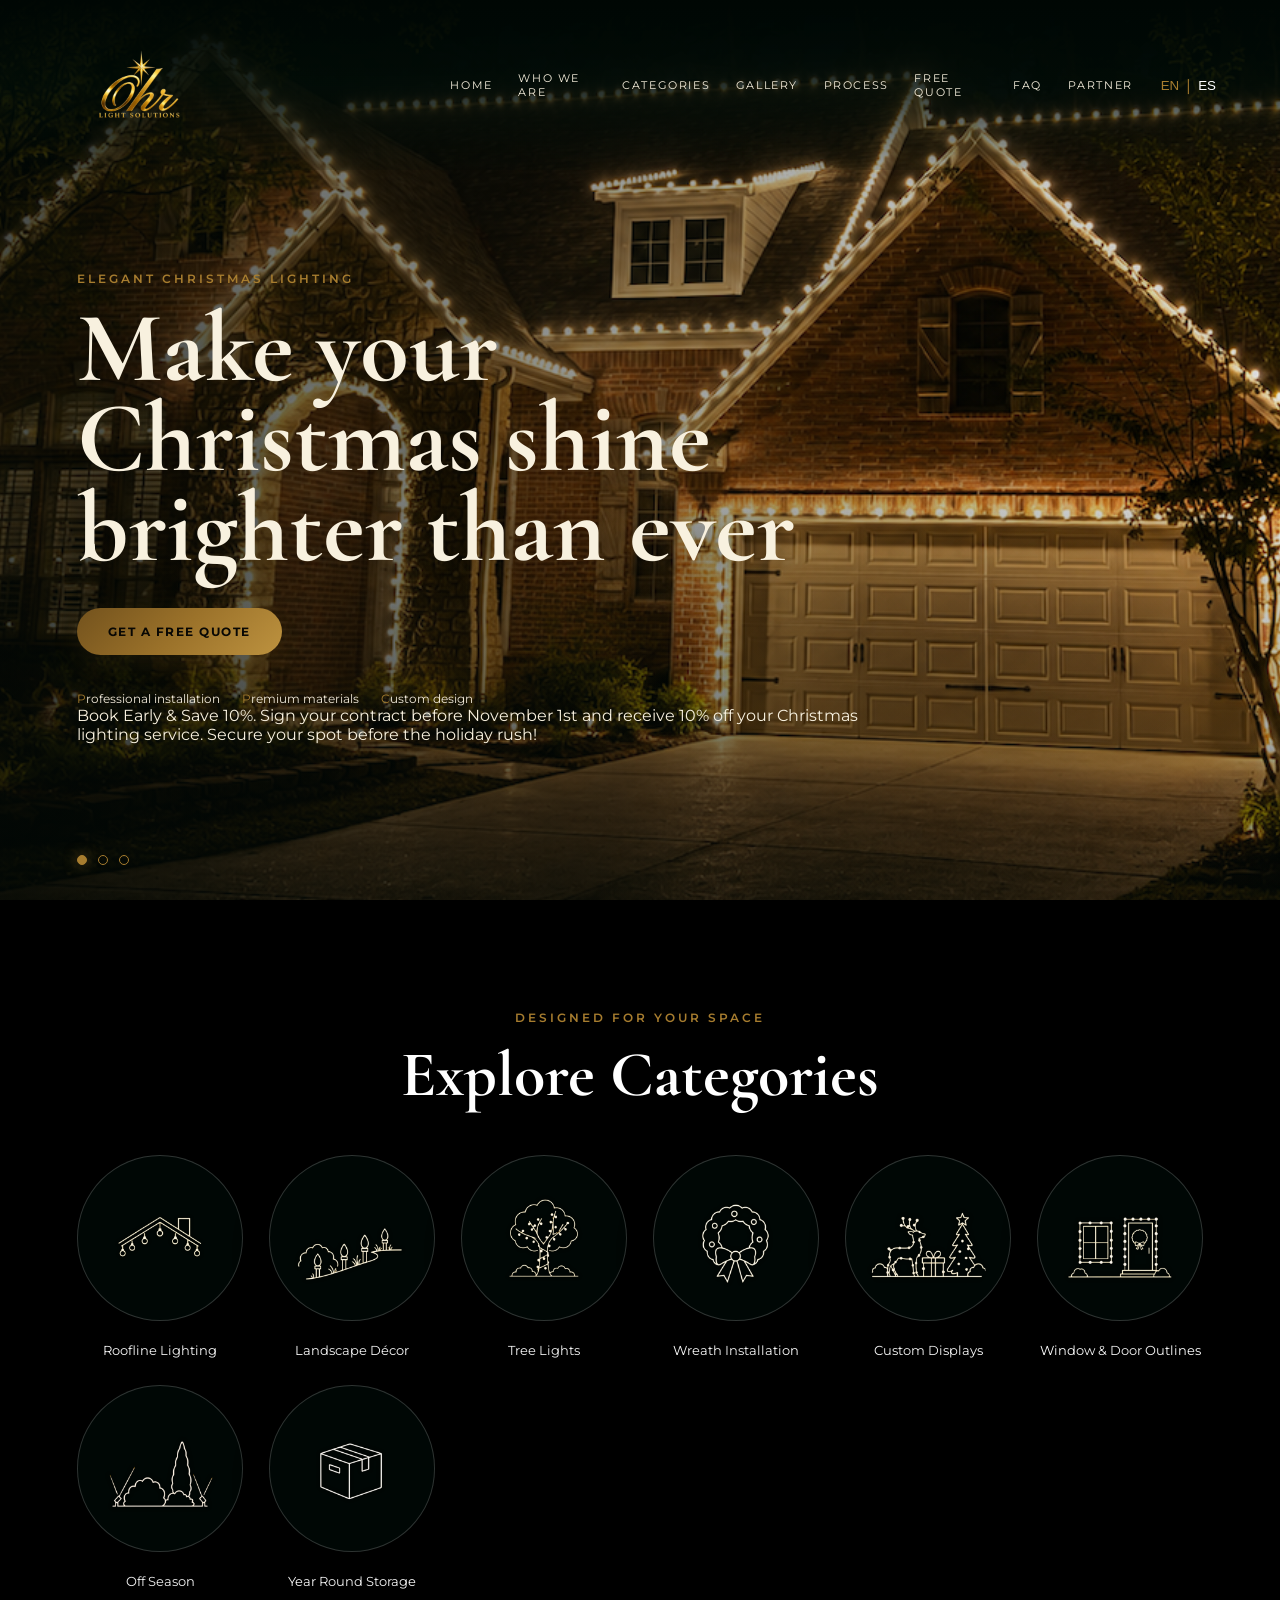
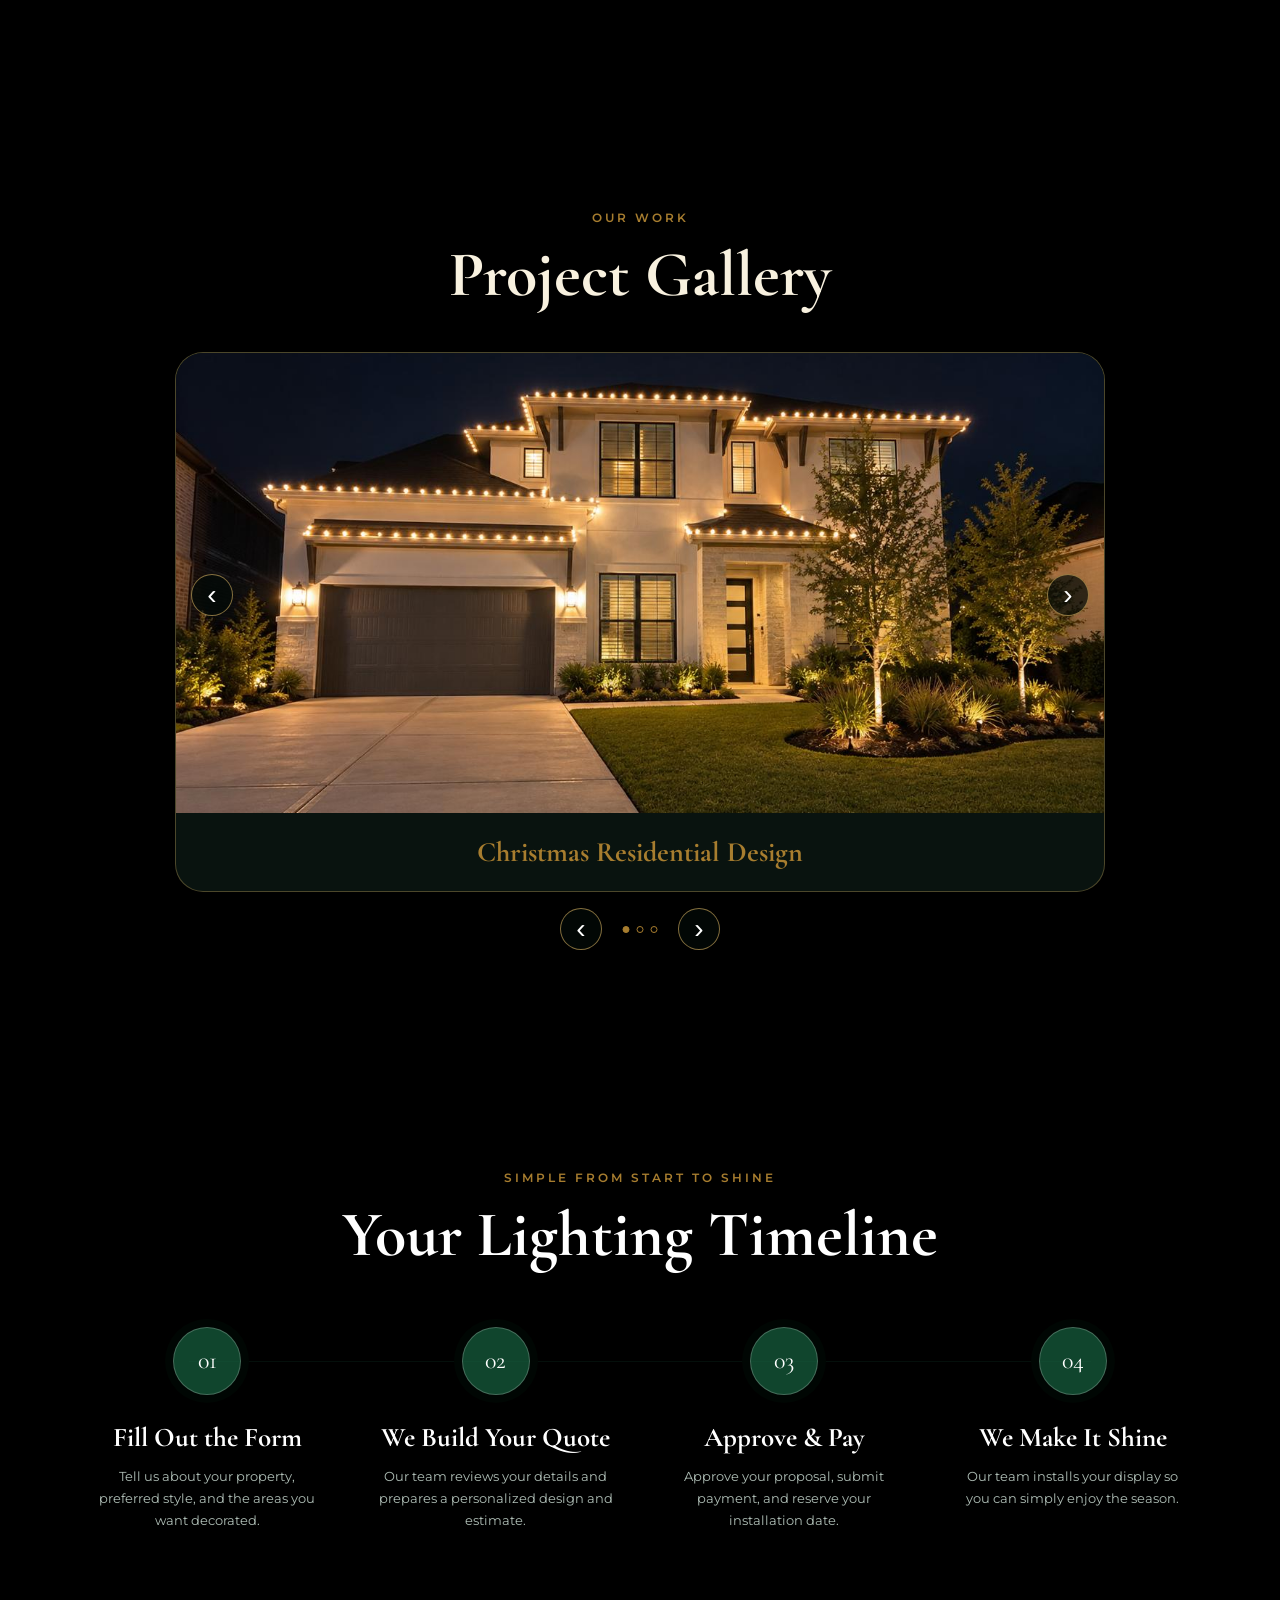
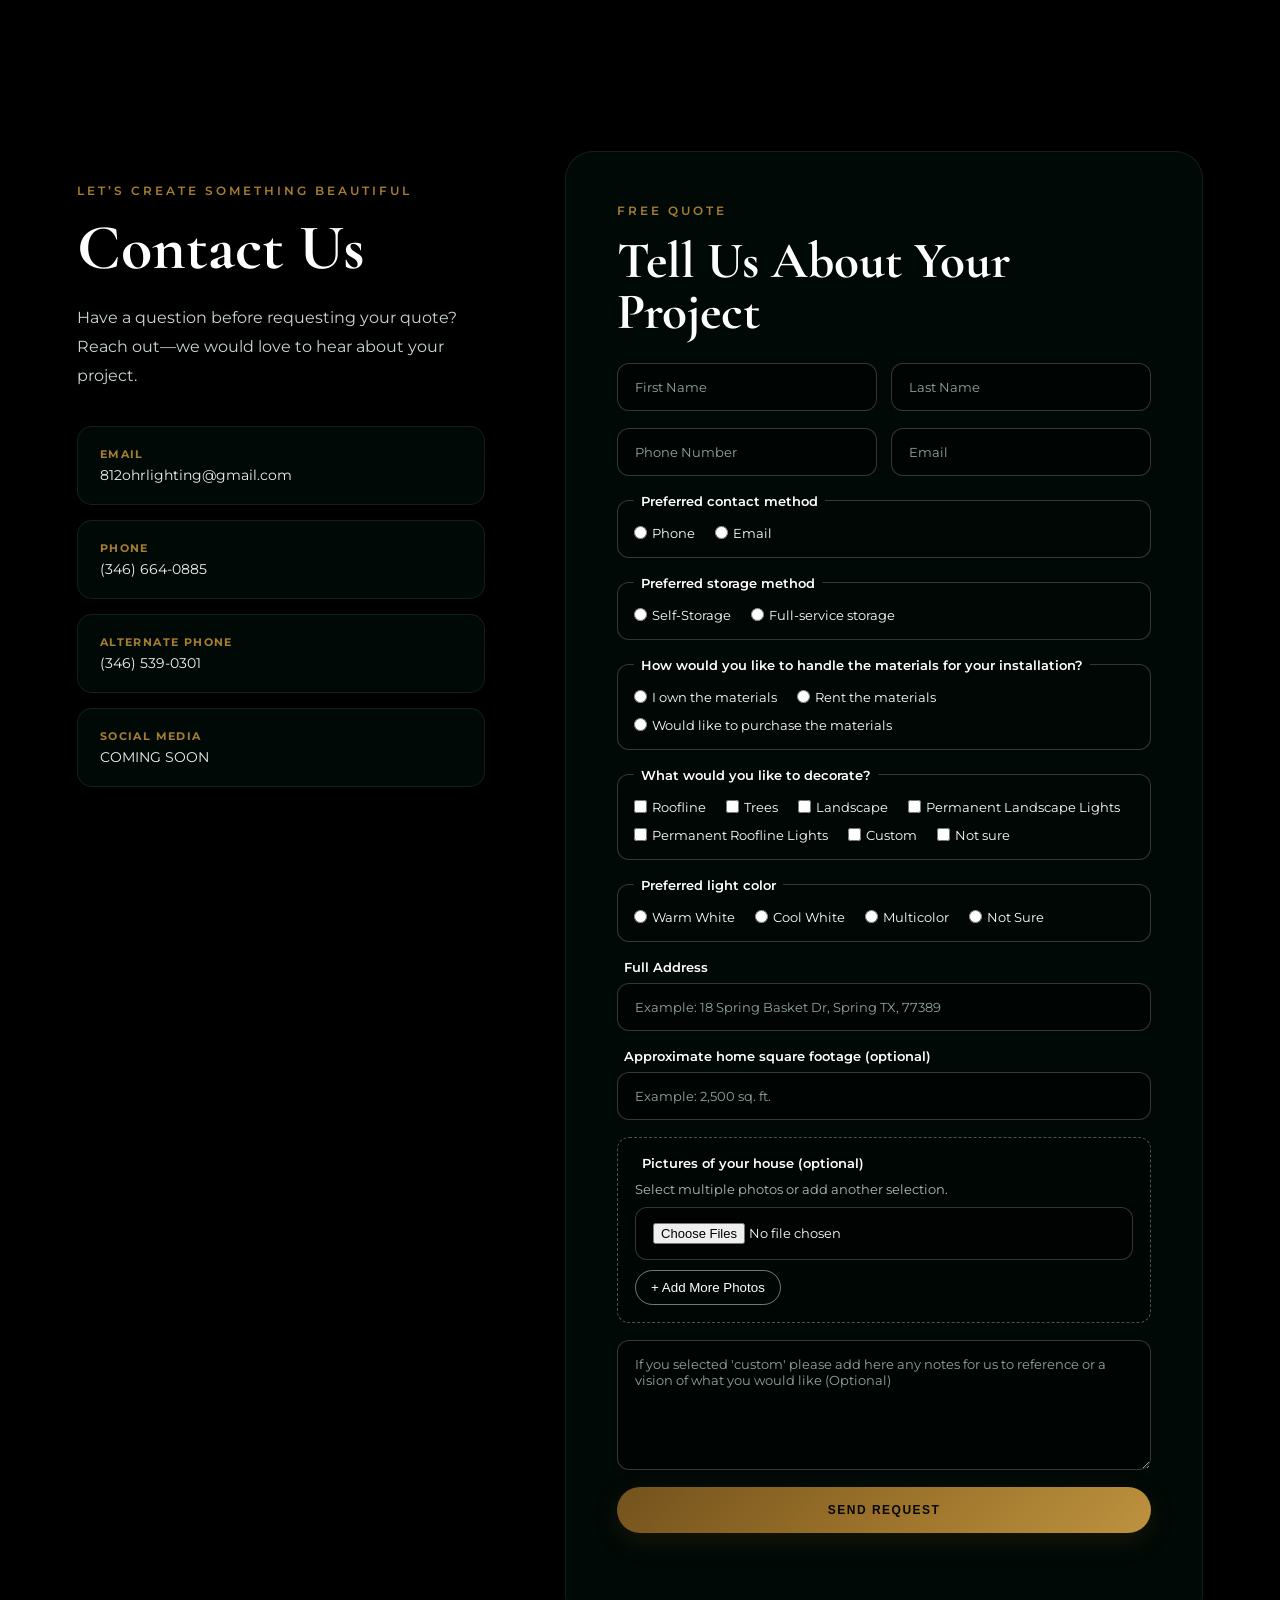
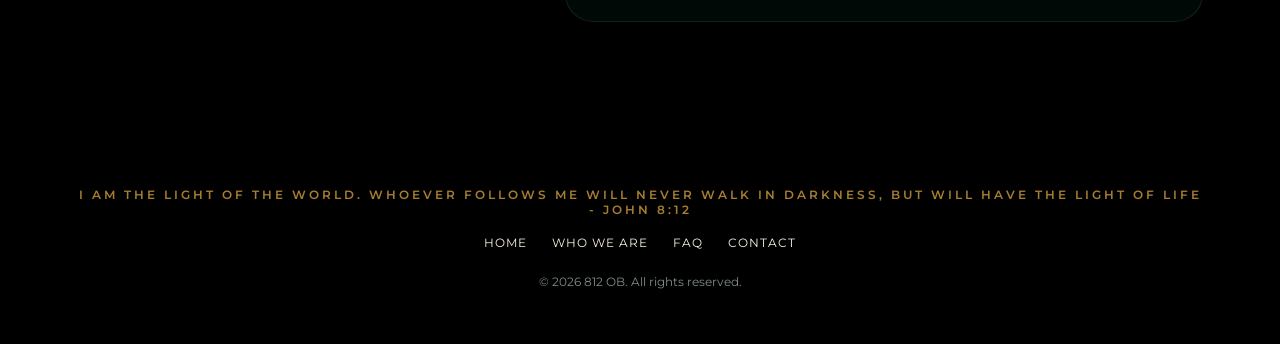
<file: index.html>
<!doctype html>
<html lang="en">
<head>
  <meta charset="UTF-8">
  <meta name="viewport" content="width=device-width,initial-scale=1">
  <title>812 OB Christmas Lights</title>
  <link rel="stylesheet" href="style.css">
</head>
<body>
  <header class="navbar">
    <a class="brand" href="index.html" aria-label="812 OB Home"><img src="logo12.png" alt="812 OB"></a>
    <button class="menu-toggle" type="button" aria-label="Open menu" aria-expanded="false">☰</button>
    <nav>
      <a href="index.html" data-en="Home" data-es="Inicio">Home</a>
      <a href="who-we-are.html" data-en="Who We Are" data-es="Quiénes Somos">Who We Are</a>
      <a href="#collection" data-en="Categories" data-es="Categorías">Categories</a>
      <a href="#products" data-en="Gallery" data-es="Galería">Gallery</a>
      <a href="#process" data-en="Process" data-es="Proceso">Process</a>
      <a href="#contact" data-en="Free Quote" data-es="Cotización Gratis">Free Quote</a>
      <a href="faq.html" data-en="FAQ" data-es="Preguntas">FAQ</a>
      <a href="https://badin-and-co.github.io/Badar/" data-en="Partner" data-es="Partner">Partner</a>
    </nav>
    <div class="lang"><button id="enBtn" type="button">EN</button><span>|</span><button id="esBtn" type="button">ES</button></div>
  </header>

  <main>
    <section id="home" class="hero">
      <div class="hero-bg active" style="background-image:url('photo.png')"></div>
      <div class="hero-bg" style="background-image:url('project1-19.jpg')"></div>
      <div class="hero-bg" style="background-image:url('project1-10.jpg')"></div>
      <div class="hero-content">
        <p class="eyebrow" data-en="Elegant Christmas lighting" data-es="Iluminación navideña elegante">Elegant Christmas lighting</p>
        <h1 data-en="Make your Christmas shine brighter than ever" data-es="Haz que tu Navidad brille más que nunca">Make your Christmas shine brighter than ever</h1>
        <a href="#contact" class="gold-btn" data-en="Get a Free Quote" data-es="Cotización Gratis">Get a Free Quote</a>
        <div class="trust-row">
          <span data-en="Professional installation" data-es="Instalación profesional">✦ Professional installation</span>
          <span data-en="Premium materials" data-es="Materiales premium">✦ Premium materials</span>
          <span data-en="Custom design" data-es="Diseño personalizado">✦ Custom design</span>
        </div>
        <span data-en="Book Early & Save 10%." data-es="Reserva con anticipación y ahorra un 10 %">✦ Book Early & Save 10%</span>
        <span data-en="Sign your contract before November 1st and receive 10% off your Christmas lighting service. Secure your spot before the holiday rush!" data-es="Firma tu contrato antes del 1 de noviembre y obtén un 10 % de descuento en tu servicio de iluminación navideña. ¡Asegura tu lugar antes de las prisas de la temporada!">✦ Sign your contract before November 1st and receive 10% off your Christmas lighting service. Secure your spot before the holiday rush!</span>
      </div>
      <div class="dots" aria-label="Hero images"><button class="dot active" aria-label="Slide 1"></button><button class="dot" aria-label="Slide 2"></button><button class="dot" aria-label="Slide 3"></button></div>
    </section>

    <section id="collection" class="section cream-section centered">
      <p class="eyebrow" data-en="Designed for your space" data-es="Diseñado para tu espacio">Designed for your space</p>
      <h2 data-en="Explore Categories" data-es="Explora Categorías">Explore Categories</h2>
      <div class="categories">
        <article class="category"><img src="logo1.png" alt="Roofline lighting"><p data-en="Roofline Lighting" data-es="Iluminación de Techo">Roofline Lighting</p></article>
        <article class="category"><img src="logo2.png" alt="Landscape decor"><p data-en="Landscape Décor" data-es="Decoración de Jardín">Landscape Décor</p></article>
        <article class="category"><img src="logo3.png" alt="Tree lights"><p data-en="Tree Lights" data-es="Luces para Árboles">Tree Lights</p></article>
        <article class="category"><img src="logo4.png" alt="Wreath installation"><p data-en="Wreath Installation" data-es="Instalación de Guirnaldas">Wreath Installation</p></article>
        <article class="category"><img src="logo5.png" alt="Custom display"><p data-en="Custom Displays" data-es="Diseños Personalizados">Custom Displays</p></article>
        <article class="category"><img src="logo6.png" alt="Window and door outlines"><p data-en="Window & Door Outlines" data-es="Contornos de Ventanas y Puertas">Window & Door Outlines</p></article>
        <article class="category"><img src="logo7.png" alt="Off Season"><p data-en="Off Season" data-es="Fuera de Temporada">Off Season</p></article>
         <article class="category"><img src="logo8.png" alt="Year Round Storage"><p data-en="Year Round Storage" data-es="Almacenamiento por el año">Year Round Storage</p></article>
      </div>
    </section>

    <section id="products" class="section dark-section centered">
      <p class="eyebrow" data-en="Our work" data-es="Nuestro trabajo">Our work</p><h2 data-en="Project Gallery" data-es="Galería de Proyectos">Project Gallery</h2>
      <div class="project-carousel">
        <div class="gallery-grid">
          <article class="project-card" data-project="0"><button class="arrow prev" aria-label="Previous photo">‹</button><img src="project1-1.jpg" alt="Christmas Residential Design"><button class="arrow next" aria-label="Next photo">›</button><h3 data-en="Christmas Residential Design" data-es="Diseño de Navidad Residencial">Christmas Residential Design</h3></article>
          <article class="project-card" data-project="1"><button class="arrow prev" aria-label="Previous photo">‹</button><img src="project2-1.jpg" alt="Permanent Landscape Lights"><button class="arrow next" aria-label="Next photo">›</button><h3 data-en="Permanent Landscape Lights" data-es="Iluminación Exterior Permanente">Permanent Landscape Lights</h3></article>
          <article class="project-card" data-project="2"><button class="arrow prev" aria-label="Previous photo">‹</button><img src="project3-1.jpg" alt="Permanent Roofline Lights"><button class="arrow next" aria-label="Next photo">›</button><h3 data-en="Permanent Roofline Lights" data-es="Iluminación del Tejado Permanente">Permanent Roofline Lights</h3></article> 
        </div>
        <button class="gallery-nav gallery-prev" aria-label="Previous project">‹</button><button class="gallery-nav gallery-next" aria-label="Next project">›</button><div class="gallery-dots"></div>
      </div>
    </section>

    <section id="process" class="section process-section centered">
      <p class="eyebrow" data-en="Simple from start to shine" data-es="Sencillo de principio a fin">Simple from start to shine</p>
      <h2 data-en="Your Lighting Timeline" data-es="Tu Proceso de Iluminación">Your Lighting Timeline</h2>
      <div class="timeline">
        <article><span>01</span><h3 data-en="Fill Out the Form" data-es="Llena el Formulario">Fill Out the Form</h3><p data-en="Tell us about your property, preferred style, and the areas you want decorated." data-es="Cuéntanos sobre tu propiedad, estilo preferido y las áreas que deseas decorar.">Tell us about your property, preferred style, and the areas you want decorated.</p></article>
        <article><span>02</span><h3 data-en="We Build Your Quote" data-es="Creamos tu Cotización">We Build Your Quote</h3><p data-en="Our team reviews your details and prepares a personalized design and estimate." data-es="Nuestro equipo revisa tus datos y prepara un diseño y estimado personalizado.">Our team reviews your details and prepares a personalized design and estimate.</p></article>
        <article><span>03</span><h3 data-en="Approve & Pay" data-es="Aprueba y Paga">Approve & Pay</h3><p data-en="Approve your proposal, submit payment, and reserve your installation date." data-es="Aprueba la propuesta, realiza el pago y reserva tu fecha de instalación.">Approve your proposal, submit payment, and reserve your installation date.</p></article>
        <article><span>04</span><h3 data-en="We Make It Shine" data-es="Nosotros lo Hacemos Brillar">We Make It Shine</h3><p data-en="Our team installs your display so you can simply enjoy the season." data-es="Nuestro equipo instala tu decoración para que disfrutes la temporada.">Our professionals install your display so you can simply enjoy the season.</p></article>
      </div>
    </section>

    <section id="contact" class="section contact-section">
      <div class="contact-layout">
        <aside class="contact-details">
          <p class="eyebrow" data-en="Let’s create something beautiful" data-es="Creemos algo hermoso">Let’s create something beautiful</p>
          <h2 data-en="Contact Us" data-es="Contáctanos">Contact Us</h2>
          <p data-en="Have a question before requesting your quote? Reach out—we would love to hear about your project." data-es="¿Tienes una pregunta antes de solicitar tu cotización? Escríbenos; nos encantará conocer tu proyecto.">Have a question before requesting your quote? Reach out—we would love to hear about your project.</p>
          <!-- Replace the three values below with your real contact information. -->
          <div class="contact-list"><a href="mailto:812ohrlighting@gmail.com"><b data-en="Email" data-es="Correo">Email</b><span>812ohrlighting@gmail.com</span></a><a href="tel:+1 346 664-0885"><b data-en="Phone" data-es="Teléfono">Phone</b><span>(346) 664-0885</span></a><a href="tel:+1 346 539-0301"><b data-en="Alternate Phone" data-es="Teléfono Alternativo">Alternate Phone</b><span>(346) 539-0301</span></a><a href="#"><b data-en="Social Media" data-es="Redes Sociales">Social Media</b><span>COMING SOON</span></a></div>
        </aside>
        <div class="quote-panel">
          <p class="eyebrow" data-en="Free quote" data-es="Cotización gratis">Free quote</p><h2 data-en="Tell Us About Your Project" data-es="Cuéntanos Sobre tu Proyecto">Tell Us About Your Project</h2>
          <form id="quoteForm" action="https://formspree.io/f/xeaqypgw" method="POST" enctype="multipart/form-data">
            <div class="two-columns"><input name="first_name" placeholder="First Name" data-placeholder-en="First Name" data-placeholder-es="Nombre" required><input name="last_name" placeholder="Last Name" data-placeholder-en="Last Name" data-placeholder-es="Apellido" required></div>
            <div class="two-columns"><input name="phone" type="tel" placeholder="Phone Number" data-placeholder-en="Phone Number" data-placeholder-es="Número de Teléfono" required><input name="email" type="email" placeholder="Email" data-placeholder-en="Email" data-placeholder-es="Correo Electrónico" required></div>
            <fieldset><legend data-en="Preferred contact method" data-es="Método de contacto preferido">Preferred contact method</legend><label><input type="radio" name="preferred_contact" value="Phone" required> <span data-en="Phone" data-es="Teléfono">Phone</span></label><label><input type="radio" name="preferred_contact" value="Email"> <span data-en="Email" data-es="Correo">Email</span></label></fieldset>
            <fieldset><legend data-en="Preferred storage method" data-es="Método de almacenamiento preferido">Preferred storage method</legend><label><input type="radio" name="preferred_storage" value="Self" required> <span data-en="Self-Storage" data-es="Almacenaje propio">Self</span></label><label><input type="radio" name="preferred_storage" value="Included"> <span data-en="Full-service storage" data-es="Servicio de almacenamiento">Included</span></label></fieldset>
            <fieldset><legend data-en="How would you like to handle the materials for your installation?" data-es="¿Cómo le gustaría gestionar los materiales para su instalación?">How would you like to handle the materials for your installation?</legend><label><input type="radio" name="handle_materials" value="Own" required> <span data-en="I own the materials" data-es="Tengo mis propios materiales"> I own the materials</span></label><label><input type="radio" name="handle_materials" value="Rent"> <span data-en="Rent the materials" data-es="Rentar los materiales">Rent the materials</span></label><label><input type="radio" name="handle_materials" value="Purchase"> <span data-en="Would like to purchase the materials" data-es="Me gustaria comprar el material">I would like to purchase the material</span></label></fieldset>
            <fieldset><legend data-en="What would you like to decorate?" data-es="¿Qué deseas decorar?">What would you like to decorate?</legend><label><input type="checkbox" name="decor_areas[]" value="Roofline"> <span data-en="Roofline" data-es="Techo">Roofline</span></label><label><input type="checkbox" name="decor_areas[]" value="Trees"> <span data-en="Trees" data-es="Árboles">Trees</span></label><label><input type="checkbox" name="decor_areas[]" value="Landscape"> <span data-en="Landscape" data-es="Jardín">Landscape</span></label><label><input type="checkbox" name="decor_areas[]" value="Permanent Landscape Lights"> <span data-en="Permanent Landscape Lights" data-es="Luces Permenente de exterior">Permanent Landscape Lights</span></label><label><input type="checkbox" name="decor_areas[]" value="Permanent Roofline Lights"> <span data-en="Permanent Roofline Lights" data-es="Luces Permenente de Tejado">Permanent Roofline Lights</span></label><label><input type="checkbox" name="decor_areas[]" value="Custom"> <span data-en="Custom" data-es="Custom">Custom</span></label><label><input type="checkbox" name="decor_areas[]" value="Not sure"> <span data-en="Not sure" data-es="No estoy seguro/a">Not sure</span></label></fieldset>
            <fieldset><legend data-en="Preferred light color" data-es="Color de luces preferido">Preferred light color</legend><label><input type="radio" name="light_color" value="Warm white" required> <span data-en="Warm White" data-es="Blanco Cálido">Warm White</span></label><label><input type="radio" name="light_color" value="Cool white"> <span data-en="Cool White" data-es="Blanco Frío">Cool White</span></label><label><input type="radio" name="light_color" value="Multicolor"> <span data-en="Multicolor" data-es="Multicolor">Multicolor</span></label><label><input type="radio" name="light_color" value="Not sure"> <span data-en="Not Sure" data-es="No estoy seguro/a">Not Sure</span></label></fieldset>
            <label class="form-field">
                <span data-en="Full Address" data-es="Dirección Completa">Full Address</span>
                <input
                  name="address"
                  placeholder="Example: 18 Spring Basket Dr, Spring TX, 77389"
                  data-placeholder-en="Example: 18 Spring Basket Dr, Spring TX, 77389"
                  data-placeholder-es="Ejemplo: 18 Spring Basket Dr, Spring TX, 77389"
                  required
                >
            </label>
            <label class="form-field"><span data-en="Approximate home square footage (optional)" data-es="Superficie aproximada de la casa (opcional)">Approximate home square footage (optional)</span><input name="square_footage" type="number" min="1" placeholder="Example: 2,500 sq. ft." data-placeholder-en="Example: 2,500 sq. ft." data-placeholder-es="Ejemplo: 2,500 pies²"></label>
            <div class="file-upload"><strong data-en="Pictures of your house (optional)" data-es="Fotos de tu casa (opcional)">Pictures of your house (optional)</strong><small data-en="Select multiple photos or add another selection." data-es="Selecciona varias fotos o agrega otra selección.">Select multiple photos or add another selection.</small><div id="photoInputs" class="photo-inputs"><div class="photo-input-row"><input name="house_photos[]" type="file" accept="image/*" multiple></div></div><button id="addPhotoInput" class="secondary-btn" type="button" data-en="+ Add More Photos" data-es="+ Agregar Más Fotos">+ Add More Photos</button></div>
            <textarea name="message" placeholder="If you selected 'custom' please add here any notes for us to reference or a vision of what you would like (Optional)" data-placeholder-en="If you selected 'custom' please add here any notes for us to reference or a vision of what you would like (Optional)" data-placeholder-es="Si seleccionaste previamente 'custom' agrega aqui notas adicional o tu vision. (Opcional)"></textarea>
            <button id="quoteSubmit" class="gold-btn" type="submit" data-en="Send Request" data-es="Enviar Solicitud">Send Request</button><p id="formStatus" class="form-status" role="status" aria-live="polite"></p>
          </form>
        </div>
      </div>
    </section>
  </main>
  <footer><p class="eyebrow" data-en="I am the light of the world. Whoever follows me will never walk in darkness, but will have the light of life - John 8:12" data-es="Yo soy la luz del mundo; el que me sigue, no andará en tinieblas, sino que tendrá la luz de la vida - Juan 8:12"></p><div class="footer-links"><a href="index.html" data-en="Home" data-es="Inicio">Home</a><a href="who-we-are.html" data-en="Who We Are" data-es="Quiénes Somos">Who We Are</a><a href="faq.html">FAQ</a><a href="index.html#contact" data-en="Contact" data-es="Contacto">Contact</a></div><p>© 2026 812 OB. All rights reserved.</p></footer>
  <script src="script.js"></script>
</body>
</html>
</file>
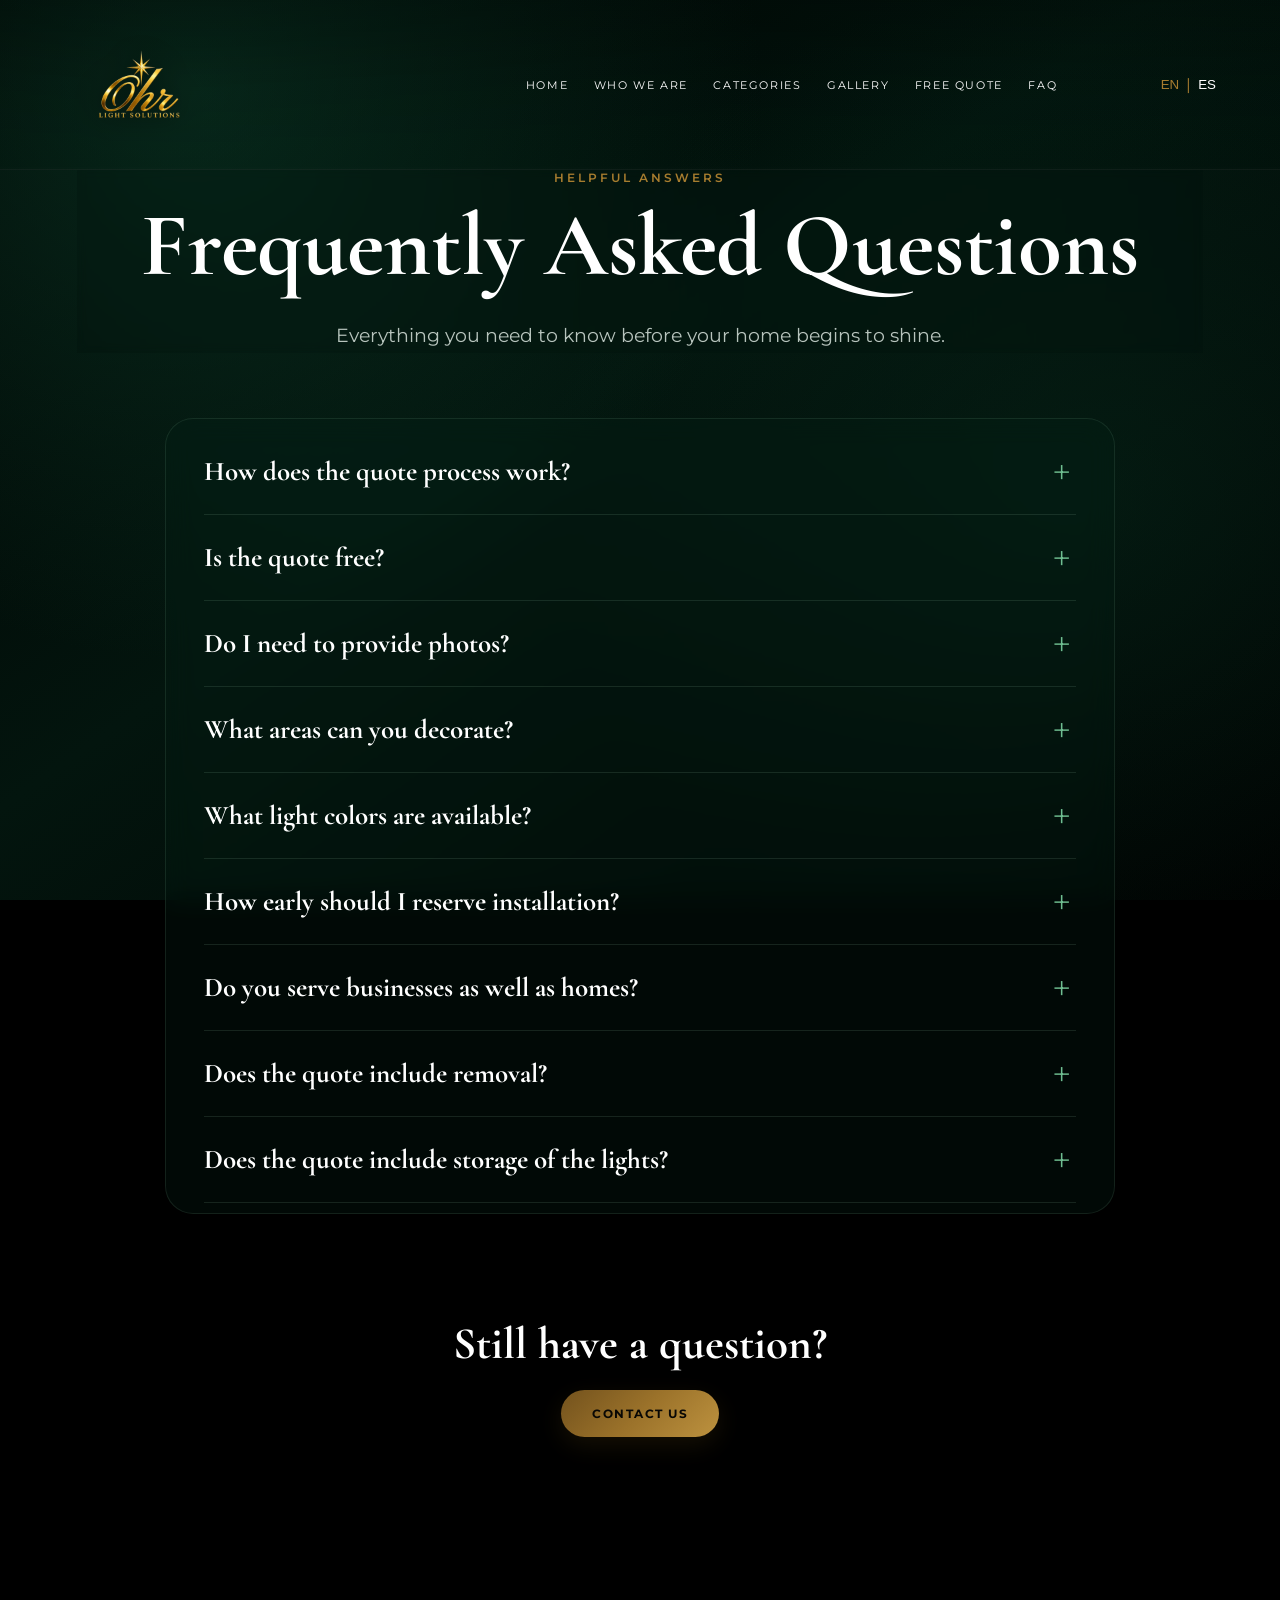
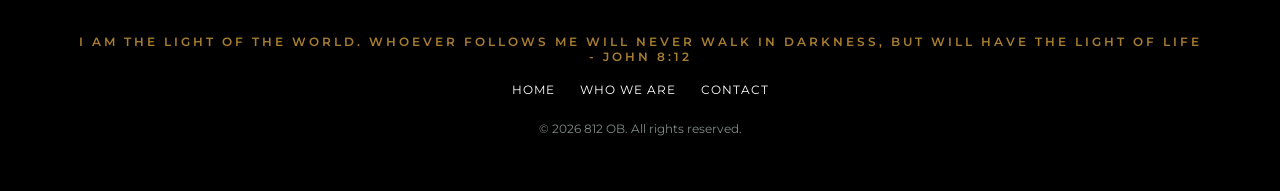
<file: faq.html>
<!doctype html><html lang="en"><head><meta charset="UTF-8"><meta name="viewport" content="width=device-width,initial-scale=1"><title>FAQ | 812 OB</title><link rel="stylesheet" href="style.css"></head><body class="cream-page">
<header class="navbar solid-nav"><a class="brand" href="index.html"><img src="logo12.png" alt="812 OB"></a><button class="menu-toggle" type="button" aria-label="Open menu" aria-expanded="false">☰</button><nav><a href="index.html" data-en="Home" data-es="Inicio">Home</a><a href="who-we-are.html" data-en="Who We Are" data-es="Quiénes Somos">Who We Are</a><a href="index.html#collection" data-en="Categories" data-es="Categorías">Categories</a><a href="index.html#products" data-en="Gallery" data-es="Galería">Gallery</a><a href="index.html#contact" data-en="Free Quote" data-es="Cotización Gratis">Free Quote</a><a href="faq.html">FAQ</a></nav><div class="lang"><button id="enBtn">EN</button><span>|</span><button id="esBtn">ES</button></div></header>
<main class="inner-page faq-page"><section class="centered"><p class="eyebrow" data-en="Helpful answers" data-es="Respuestas útiles">Helpful answers</p><h1 data-en="Frequently Asked Questions" data-es="Preguntas Frecuentes">Frequently Asked Questions</h1><p class="lead" data-en="Everything you need to know before your home begins to shine." data-es="Todo lo que necesitas saber antes de que tu hogar comience a brillar.">Everything you need to know before your home begins to shine.</p></section><section class="faq-list">
<details><summary data-en="How does the quote process work?" data-es="¿Cómo funciona el proceso de cotización?">How does the quote process work?</summary><p data-en="Complete our form with your contact details, preferred style, and property photos. We will review everything and send a personalized proposal." data-es="Completa el formulario con tus datos, estilo preferido y fotos de tu propiedad. Revisaremos todo y enviaremos una propuesta personalizada.">Complete our form with your contact details, preferred style, and property photos. We will review everything and send a personalized proposal.</p></details>
<details><summary data-en="Is the quote free?" data-es="¿La cotización es gratis?">Is the quote free?</summary><p data-en="Yes. Your initial personalized quote is completely free and there is no obligation to book." data-es="Sí. Tu cotización personalizada inicial es totalmente gratis y no existe obligación de reservar.">Yes. Your initial personalized quote is completely free and there is no obligation to book.</p></details>
<details><summary data-en="Do I need to provide photos?" data-es="¿Necesito enviar fotos?">Do I need to provide photos?</summary><p data-en="Photos are optional, but clear images of the roofline, trees, and landscape help us prepare a more accurate design and estimate." data-es="Las fotos son opcionales, pero imágenes claras del techo, árboles y jardín nos ayudan a preparar un diseño y estimado más precisos.">Photos are optional, but clear images of the roofline, trees, and landscape help us prepare a more accurate design and estimate.</p></details>
<details><summary data-en="What areas can you decorate?" data-es="¿Qué áreas pueden decorar?">What areas can you decorate?</summary><p data-en="We can decorate rooflines, windows, doors, trees, landscaping, wreaths, and custom residential or commercial displays." data-es="Podemos decorar techos, ventanas, puertas, árboles, jardines, guirnaldas y diseños personalizados residenciales o comerciales.">We can decorate rooflines, windows, doors, trees, landscaping, wreaths, and custom residential or commercial displays.</p></details>
<details><summary data-en="What light colors are available?" data-es="¿Qué colores de luces están disponibles?">What light colors are available?</summary><p data-en="Popular choices include warm white, cool white, and multicolor. If you are unsure, we can recommend the best option for your property." data-es="Las opciones populares incluyen blanco cálido, blanco frío y multicolor. Si no estás seguro, podemos recomendar la mejor opción para tu propiedad.">Popular choices include warm white, cool white, and multicolor. If you are unsure, we can recommend the best option for your property.</p></details>
<details><summary data-en="How early should I reserve installation?" data-es="¿Con cuánto tiempo debo reservar la instalación?">How early should I reserve installation?</summary><p data-en="Holiday dates fill quickly, so we recommend requesting your quote and reserving your installation as early as possible." data-es="Las fechas navideñas se llenan rápidamente, por lo que recomendamos solicitar tu cotización y reservar lo antes posible.">Holiday dates fill quickly, so we recommend requesting your quote and reserving your installation as early as possible.</p></details>
<details><summary data-en="Do you serve businesses as well as homes?" data-es="¿Trabajan con negocios además de hogares?">Do you serve businesses as well as homes?</summary><p data-en="Yes. We create custom Christmas displays for both residential and commercial properties." data-es="Sí. Creamos decoraciones navideñas personalizadas para propiedades residenciales y comerciales.">Yes. We create custom Christmas displays for both residential and commercial properties.</p></details>
<details><summary data-en="Does the quote include removal?" data-es="¿El presupuesto incluye la recogida?">Does the quote include removal?</summary><p data-en="Yes, removal is included in the quote." data-es="Sí, la recogida del material está incluido en el presupuesto.">Yes, removal is included in the quote.</p></details>
<details><summary data-en="Does the quote include storage of the lights?" data-es="¿El presupuesto incluye el almacenamiento de las luces?">Does the quote include storage of the lights?</summary><p data-en="The quote does not include storage of the light but we offer the storage service as an extra charge." data-es="El presupuesto no incluye el almacenamiento de las luces, pero ofrecemos el servicio de almacenamiento por un costo adicional.">The quote does not include storage of the light but we offer the storage service as an extra charge.</p></details>
</section><div class="faq-cta centered"><h2 data-en="Still have a question?" data-es="¿Todavía tienes una pregunta?">Still have a question?</h2><a href="index.html#contact" class="gold-btn" data-en="Contact Us" data-es="Contáctanos">Contact Us</a></div></main>
<footer><p class="eyebrow" data-en="I am the light of the world. Whoever follows me will never walk in darkness, but will have the light of life - John 8:12" data-es="Yo soy la luz del mundo; el que me sigue, no andará en tinieblas, sino que tendrá la luz de la vida - Juan 8:12"></p><div class="footer-links"><a href="index.html" data-en="Home" data-es="Inicio">Home</a><a href="who-we-are.html" data-en="Who We Are" data-es="Quiénes Somos">Who We Are</a><a href="index.html#contact" data-en="Contact" data-es="Contacto">Contact</a></div><p>© 2026 812 OB. All rights reserved.</p></footer><script src="script.js"></script></body></html>
</file>
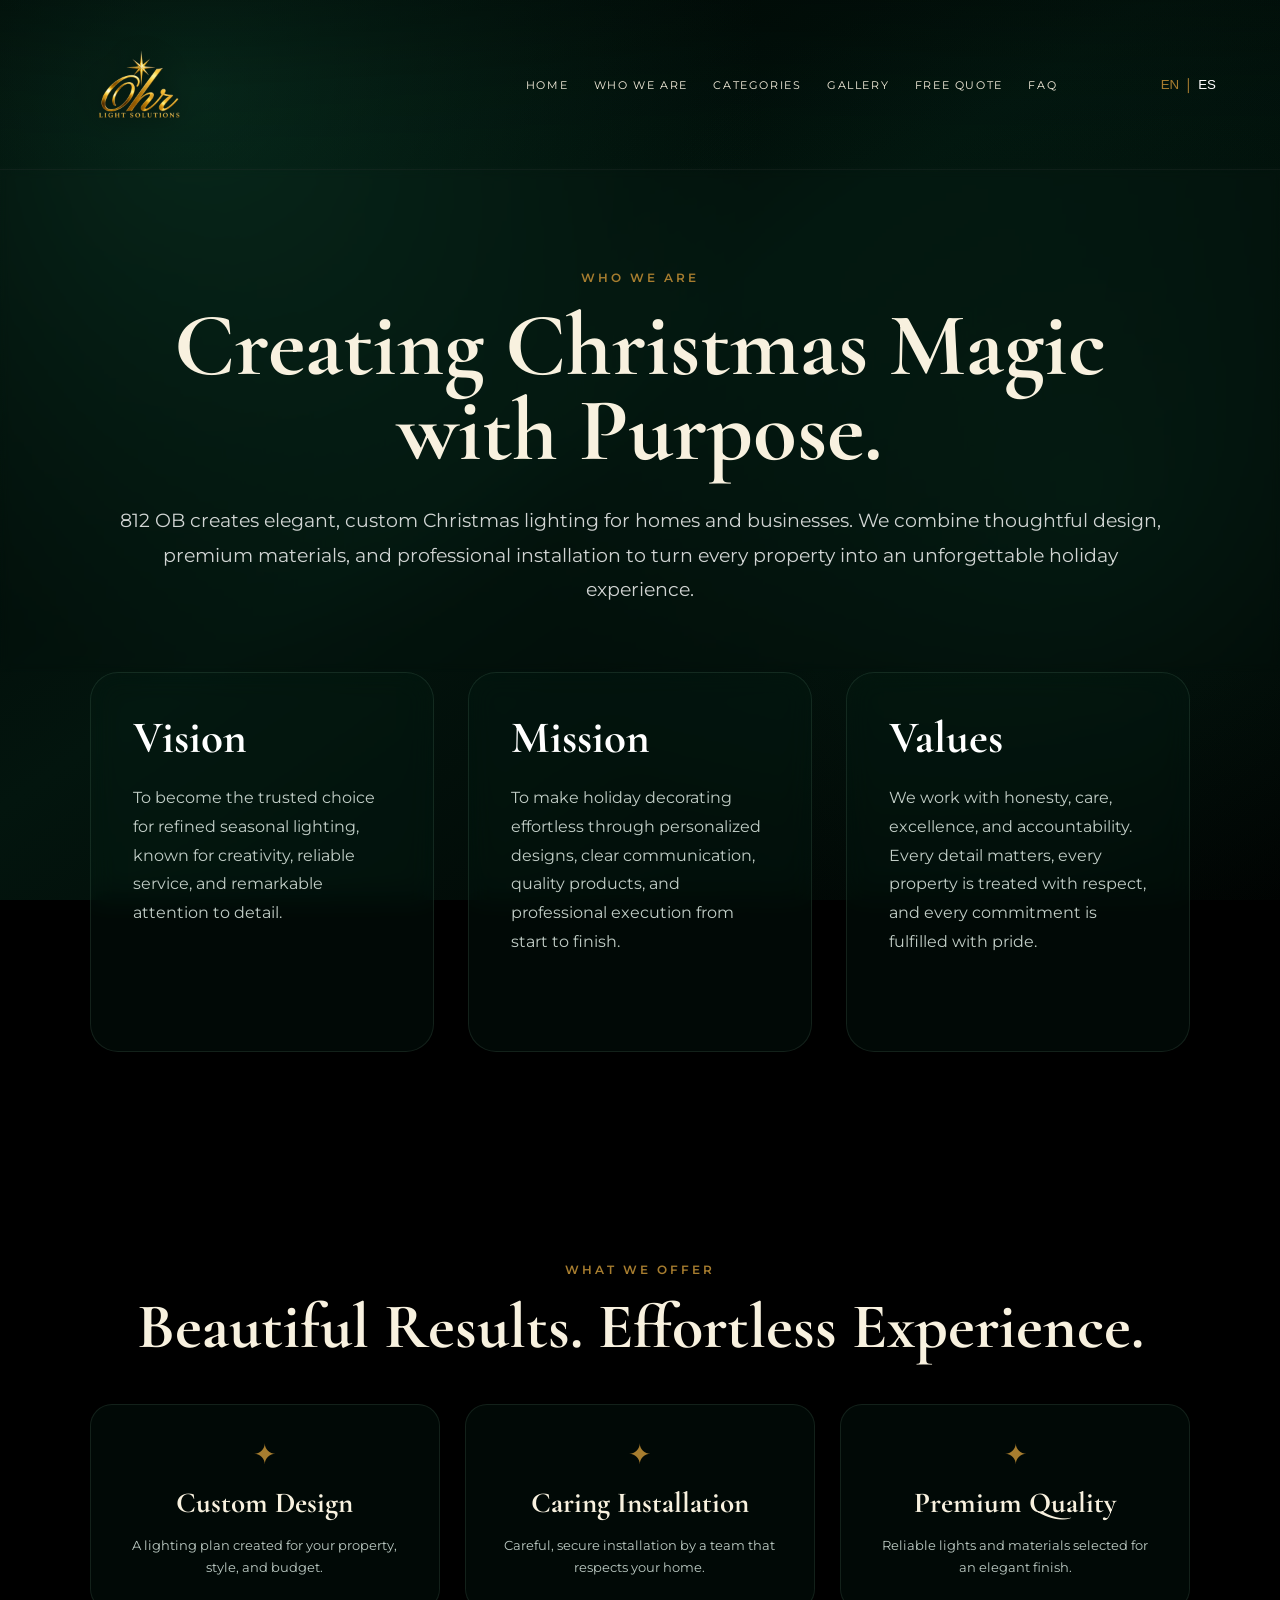
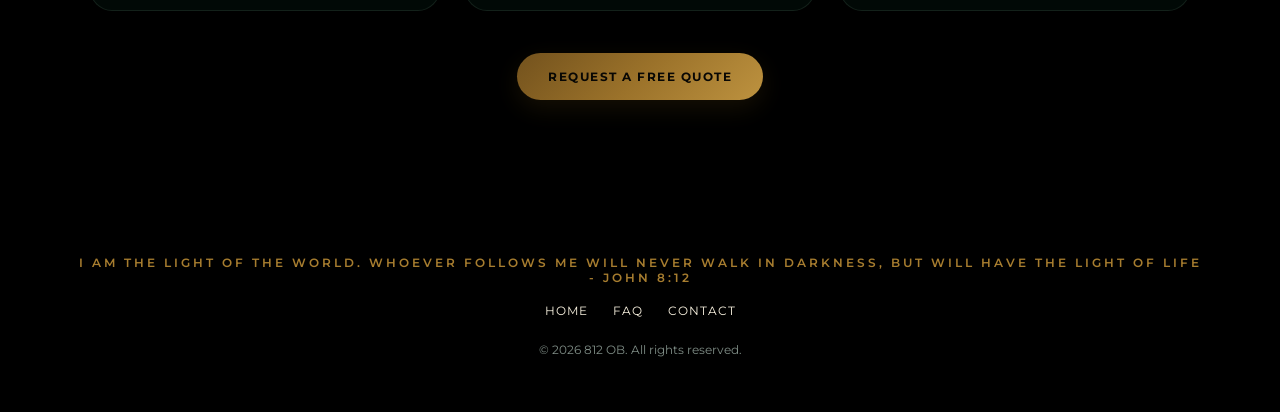
<file: who-we-are.html>
<!doctype html><html lang="en"><head><meta charset="UTF-8"><meta name="viewport" content="width=device-width,initial-scale=1"><title>Who We Are | 812 OB</title><link rel="stylesheet" href="style.css"></head><body class="green-page">
<header class="navbar solid-nav"><a class="brand" href="index.html"><img src="logo12.png" alt="812 OB"></a><button class="menu-toggle" type="button" aria-label="Open menu" aria-expanded="false">☰</button><nav><a href="index.html" data-en="Home" data-es="Inicio">Home</a><a href="who-we-are.html" data-en="Who We Are" data-es="Quiénes Somos">Who We Are</a><a href="index.html#collection" data-en="Categories" data-es="Categorías">Categories</a><a href="index.html#products" data-en="Gallery" data-es="Galería">Gallery</a><a href="index.html#contact" data-en="Free Quote" data-es="Cotización Gratis">Free Quote</a><a href="faq.html">FAQ</a></nav><div class="lang"><button id="enBtn">EN</button><span>|</span><button id="esBtn">ES</button></div></header>
<main class="inner-page"><section class="about-intro centered"><p class="eyebrow" data-en="Who we are" data-es="Quiénes somos">Who we are</p><h1 data-en="Creating Christmas Magic with Purpose." data-es="Creando Magia Navideña con Propósito.">Creating Christmas Magic with Purpose.</h1><p class="lead" data-en="812 OB creates elegant, custom Christmas lighting for homes and businesses. We combine thoughtful design, premium materials, and professional installation to turn every property into an unforgettable holiday experience." data-es="812 OB crea iluminación navideña elegante y personalizada para hogares y negocios. Combinamos diseño, materiales premium e instalación profesional para transformar cada propiedad en una experiencia inolvidable.">812 OB creates elegant, custom Christmas lighting for homes and businesses. We combine thoughtful design, premium materials, and professional installation to turn every property into an unforgettable holiday experience.</p></section>
<section class="values-grid"><article><h2 data-en="Vision" data-es="Visión">Vision</h2><p data-en="To become the trusted choice for refined seasonal lighting, known for creativity, reliable service, and remarkable attention to detail." data-es="Ser la opción de confianza en iluminación de temporada, reconocida por creatividad, servicio confiable y extraordinaria atención al detalle.">To become the trusted choice for refined seasonal lighting, known for creativity, reliable service, and remarkable attention to detail.</p></article><article><h2 data-en="Mission" data-es="Misión">Mission</h2><p data-en="To make holiday decorating effortless through personalized designs, clear communication, quality products, and professional execution from start to finish." data-es="Hacer que decorar en Navidad sea sencillo mediante diseños personalizados, comunicación clara, productos de calidad y ejecución profesional de principio a fin.">To make holiday decorating effortless through personalized designs, clear communication, quality products, and professional execution from start to finish.</p></article><article><h2 data-en="Values" data-es="Valores">Values</h2><p data-en="We work with honesty, care, excellence, and accountability. Every detail matters, every property is treated with respect, and every commitment is fulfilled with pride." data-es="Trabajamos con honestidad, cuidado, excelencia y responsabilidad. Cada detalle importa, cada propiedad se trata con respeto y cada compromiso se cumple con orgullo.">We work with honesty, care, excellence, and accountability. Every detail matters, every property is treated with respect, and every commitment is fulfilled with pride.</p></article></section>
<section class="offer-section centered"><p class="eyebrow" data-en="What we offer" data-es="Lo que ofrecemos">What we offer</p><h2 data-en="Beautiful Results. Effortless Experience." data-es="Resultados Hermosos. Una Experiencia Sencilla.">Beautiful Results. Effortless Experience.</h2><div class="offer-grid"><article><span>✦</span><h3 data-en="Custom Design" data-es="Diseño Personalizado">Custom Design</h3><p data-en="A lighting plan created for your property, style, and budget." data-es="Un plan creado para tu propiedad, estilo y presupuesto.">A lighting plan created for your property, style, and budget.</p></article><article><span>✦</span><h3 data-en="Caring Installation" data-es="Instalación que nos Importa">Caring Installation</h3><p data-en="Careful, secure installation by a team that respects your home." data-es="Instalación cuidadosa y segura por un equipo que respeta tu hogar.">Careful, secure installation by a team that respects your home.</p></article><article><span>✦</span><h3 data-en="Premium Quality" data-es="Calidad Premium">Premium Quality</h3><p data-en="Reliable lights and materials selected for an elegant finish." data-es="Luces y materiales confiables para lograr un acabado elegante.">Reliable lights and materials selected for an elegant finish.</p></article></div><a href="index.html#contact" class="gold-btn" data-en="Request a Free Quote" data-es="Solicita una Cotización Gratis">Request a Free Quote</a></section></main>
<footer><p class="eyebrow" data-en="I am the light of the world. Whoever follows me will never walk in darkness, but will have the light of life - John 8:12" data-es="Yo soy la luz del mundo; el que me sigue, no andará en tinieblas, sino que tendrá la luz de la vida - Juan 8:12"></p><div class="footer-links"><a href="index.html" data-en="Home" data-es="Inicio">Home</a><a href="faq.html">FAQ</a><a href="index.html#contact" data-en="Contact" data-es="Contacto">Contact</a></div><p>© 2026 812 OB. All rights reserved.</p></footer><script src="script.js"></script></body></html>
</file>
<file: style.css>
@import url('https://fonts.googleapis.com/css2?family=Cormorant+Garamond:wght@500;600;700&family=Montserrat:wght@400;500;600&display=swap');
:root{--green:#123c2d;--green-dark:#071d15;--green-bright:#17603f;--gold:#c9a85d;--cream:#f4efe5;--ink:#272622;--white:#fff;--muted:#6e695f}
*{box-sizing:border-box;margin:0;padding:0}html{scroll-behavior:smooth}body{font-family:Montserrat,sans-serif;background:#070b09;color:#f8f1df}a{color:inherit;text-decoration:none}h1,h2,h3{font-family:"Cormorant Garamond",serif}h2{font-size:clamp(38px,5vw,64px);line-height:1;margin-bottom:24px}.centered{text-align:center}.eyebrow{color:var(--gold);text-transform:uppercase;letter-spacing:3px;font-size:12px;font-weight:600;margin-bottom:18px}.section{padding:110px 6%}
.navbar{position:fixed;z-index:100;top:0;width:100%;min-height:92px;padding:16px 5%;display:flex;align-items:center;justify-content:space-between;gap:28px;background:linear-gradient(to bottom,rgba(4,12,9,.92),rgba(4,12,9,.18))}.navbar.solid-nav{background:var(--green-dark)}.brand{display:flex;align-items:center;flex:0 0 auto}.brand img{display:block;width:clamp(92px,10vw,150px);height:60px;object-fit:contain;object-position:left center}.navbar nav{display:flex;align-items:center;justify-content:center;gap:clamp(14px,2vw,30px);font-size:11px;text-transform:uppercase;letter-spacing:1.6px}.navbar nav a{transition:.2s}.navbar nav a:hover{color:var(--gold)}.lang{display:flex;gap:7px;align-items:center;color:var(--gold)}.lang button{border:0;background:none;color:#fff;cursor:pointer}.lang button.active{color:var(--gold)}.menu-toggle{display:none;background:none;border:1px solid rgba(255,255,255,.3);color:#fff;border-radius:8px;padding:7px 10px;font-size:20px}
.hero{position:relative;min-height:100vh;display:flex;align-items:center;overflow:hidden;padding:145px 6% 90px}.hero-bg{position:absolute;inset:0;background-size:cover;background-position:center;opacity:0;transition:opacity 1.3s ease}.hero-bg::after{content:"";position:absolute;inset:0;background:linear-gradient(90deg,rgba(2,8,5,.72) 0%,rgba(2,8,5,.38) 52%,rgba(2,8,5,.1) 100%),linear-gradient(0deg,rgba(3,12,8,.45),transparent 45%)}.hero-bg.active{opacity:1}.hero-content{position:relative;z-index:2;max-width:820px}.hero h1{font-size:clamp(54px,8vw,100px);line-height:.9;margin-bottom:34px;text-shadow:0 3px 30px rgba(0,0,0,.4)}.gold-btn{display:inline-block;border:0;border-radius:999px;padding:16px 31px;background:linear-gradient(135deg,#a98437,#e3c477,#fff0b5);color:#10130f;text-transform:uppercase;letter-spacing:1.5px;font-size:12px;font-weight:700;cursor:pointer}.trust-row{display:flex;flex-wrap:wrap;gap:22px;margin-top:36px;color:#f2eadb;font-size:12px}.trust-row span::first-letter{color:var(--gold)}.dots{position:absolute;z-index:3;bottom:35px;left:6%;display:flex;gap:11px}.dot{width:10px;height:10px;border:1px solid var(--gold);border-radius:50%;background:transparent;cursor:pointer}.dot.active{background:var(--gold);box-shadow:0 0 14px var(--gold)}
.cream-section,.cream-page{background:var(--cream);color:var(--ink)}.cream-section h2,.cream-page h1,.cream-page h2{color:var(--ink)}.categories{display:grid;grid-template-columns:repeat(6,minmax(0,1fr));gap:clamp(12px,2vw,28px);margin-top:48px}.category img{width:100%;aspect-ratio:1;border-radius:50%;object-fit:contain;padding:13px;background:#fff;border:1px solid rgba(18,60,45,.14);box-shadow:0 15px 35px rgba(40,35,25,.08)}.category p{margin-top:16px;color:var(--ink);font-size:13px;line-height:1.4}
.dark-section{background:linear-gradient(180deg,#07140f,#0e3024,#07140f)}.project-carousel{position:relative;max-width:930px;margin:45px auto 0;overflow:hidden;padding-bottom:58px}.gallery-grid{display:flex;transition:transform .45s ease}.project-card{position:relative;flex:0 0 100%;overflow:hidden;border-radius:28px;background:#09130f;border:1px solid rgba(201,168,93,.35)}.project-card img{display:block;width:100%;height:460px;object-fit:cover}.project-card h3{padding:22px;font-size:28px;color:var(--gold)}.arrow,.gallery-nav{display:grid;place-items:center;border:1px solid rgba(201,168,93,.65);border-radius:50%;background:rgba(4,10,7,.72);color:#fff;cursor:pointer;font-size:28px;width:42px;height:42px}.arrow{position:absolute;z-index:3;top:45%;transform:translateY(-50%)}.prev{left:15px}.next{right:15px}.gallery-nav{position:absolute;bottom:0}.gallery-prev{left:calc(50% - 80px)}.gallery-next{right:calc(50% - 80px)}.gallery-dots{position:absolute;bottom:17px;left:50%;transform:translateX(-50%);display:flex;gap:7px}.gallery-dot{width:7px;height:7px;border:1px solid var(--gold);border-radius:50%;background:none}.gallery-dot.active{background:var(--gold)}
.process-section{background:#f8f5ed;color:var(--ink)}.process-section h2{color:var(--ink)}.timeline{position:relative;max-width:1200px;margin:60px auto 0;display:grid;grid-template-columns:repeat(4,1fr);gap:28px}.timeline::before{content:"";position:absolute;top:34px;left:10%;right:10%;height:1px;background:rgba(18,60,45,.25)}.timeline article{position:relative;padding:0 12px}.timeline article>span{position:relative;z-index:2;display:grid;place-items:center;width:68px;height:68px;margin:0 auto 26px;border-radius:50%;background:var(--green);color:var(--gold);font-family:"Cormorant Garamond",serif;font-size:24px;box-shadow:0 0 0 8px #f8f5ed}.timeline h3{font-size:27px;margin-bottom:11px}.timeline p{color:var(--muted);font-size:13px;line-height:1.7}
.contact-section{background:var(--green-dark)}.contact-layout{max-width:1250px;margin:auto;display:grid;grid-template-columns:.78fr 1.22fr;gap:80px;align-items:start}.contact-details{position:sticky;top:130px;padding:32px 0}.contact-details h2,.quote-panel h2{color:#fff}.contact-details>p:not(.eyebrow){color:#cbd5cf;line-height:1.8}.contact-list{display:grid;gap:15px;margin-top:36px}.contact-list a{display:grid;gap:5px;padding:20px 22px;border:1px solid rgba(201,168,93,.25);border-radius:15px;background:rgba(255,255,255,.035)}.contact-list b{color:var(--gold);text-transform:uppercase;letter-spacing:1.4px;font-size:11px}.contact-list span{font-size:14px;color:#edf2ee}.quote-panel{background:#fff;color:var(--ink);border-radius:28px;padding:clamp(28px,4vw,54px);box-shadow:0 25px 70px rgba(0,0,0,.25)}.quote-panel h2{color:var(--ink);font-size:clamp(38px,4vw,54px)}form{display:grid;gap:17px}.two-columns{display:grid;grid-template-columns:1fr 1fr;gap:14px}input,textarea{width:100%;padding:15px 17px;border:1px solid #d8d3c8;border-radius:12px;background:#faf9f6;color:var(--ink);font:inherit;font-size:13px}textarea{min-height:130px;resize:vertical}fieldset{display:flex;flex-wrap:wrap;gap:12px 20px;border:1px solid #d8d3c8;border-radius:12px;padding:16px}legend,.form-field>span,.file-upload strong{padding:0 7px;color:var(--green);font-weight:600;font-size:13px}fieldset label{display:flex;align-items:center;gap:5px;font-size:13px;cursor:pointer}fieldset input{width:auto;accent-color:var(--green)}.form-field{display:grid;gap:8px}.file-upload{display:grid;gap:10px;padding:17px;border:1px dashed #b4a77f;border-radius:12px;background:#faf9f6}.file-upload small{color:var(--muted)}.photo-inputs{display:grid;gap:8px}.photo-input-row{display:flex;gap:8px;align-items:center}.secondary-btn,.remove-photo-input{border:1px solid var(--green);background:transparent;color:var(--green);cursor:pointer}.secondary-btn{justify-self:start;border-radius:999px;padding:9px 15px}.remove-photo-input{flex:0 0 34px;width:34px;height:34px;border-radius:50%;font-size:20px}.form-status{min-height:20px;color:var(--green);font-size:13px}.form-status.error{color:#a52a2a}
.inner-page{padding-top:92px}.green-page{background:var(--green-bright)}.about-intro{padding:100px 7% 65px;max-width:1500px;margin:auto}.about-intro h1,.faq-page h1{font-size:clamp(52px,7vw,92px);line-height:.95;margin-bottom:30px}.lead{max-width:1050px;margin:auto;font-size:clamp(15px,1.5vw,20px);line-height:1.8;color:rgba(255,255,255,.82)}.values-grid{padding:0 7% 110px;display:grid;grid-template-columns:repeat(3,1fr);gap:34px}.values-grid article{min-height:380px;padding:42px;border-radius:28px;background:#fff;color:var(--ink);box-shadow:0 20px 50px rgba(4,25,16,.2)}.values-grid h2{color:var(--ink);font-size:45px}.values-grid p{line-height:1.8;color:#4e4b46}.offer-section{padding:100px 7%;background:var(--green-dark)}.offer-grid{display:grid;grid-template-columns:repeat(3,1fr);gap:25px;max-width:1200px;margin:45px auto 42px}.offer-grid article{padding:32px;border:1px solid rgba(201,168,93,.26);border-radius:22px;background:rgba(255,255,255,.035)}.offer-grid span{color:var(--gold);font-size:28px}.offer-grid h3{font-size:29px;margin:14px 0}.offer-grid p{color:#bdcbc4;line-height:1.7;font-size:13px}
.faq-page{padding:170px 6% 100px}.faq-page .lead{color:var(--muted)}.faq-list{max-width:950px;margin:65px auto}.faq-list details{border-bottom:1px solid #cfc7b8;padding:26px 0}.faq-list summary{position:relative;padding-right:42px;list-style:none;cursor:pointer;color:var(--green);font-family:"Cormorant Garamond",serif;font-size:27px;font-weight:700}.faq-list summary::-webkit-details-marker{display:none}.faq-list summary::after{content:"+";position:absolute;right:5px;top:-4px;font-size:34px;font-family:Montserrat,sans-serif;font-weight:300}.faq-list details[open] summary::after{content:"−"}.faq-list details p{padding:18px 45px 0 0;color:var(--muted);line-height:1.8}.faq-cta{padding-top:25px}.faq-cta h2{font-size:45px}
footer{padding:55px 6%;text-align:center;background:#04110c;border-top:1px solid rgba(201,168,93,.18)}footer>img{width:130px;height:70px;object-fit:contain;margin-bottom:18px}.footer-links{display:flex;justify-content:center;flex-wrap:wrap;gap:25px;margin-bottom:24px;font-size:12px;text-transform:uppercase;letter-spacing:1px}.footer-links a:hover{color:var(--gold)}footer p{color:#7e8c85;font-size:12px}
@media(max-width:1050px){.navbar{flex-wrap:wrap;min-height:82px}.menu-toggle{display:block;margin-left:auto}.navbar nav{display:none;order:4;width:100%;flex-direction:column;align-items:flex-start;padding:18px 0}.navbar nav.open{display:flex}.categories{grid-template-columns:repeat(3,1fr)}.contact-layout{grid-template-columns:1fr;gap:30px}.contact-details{position:static}.timeline{grid-template-columns:repeat(2,1fr);row-gap:55px}.timeline::before{display:none}.values-grid,.offer-grid{grid-template-columns:1fr}.values-grid article{min-height:0}}
@media(max-width:650px){.navbar{padding:11px 5%}.brand img{width:90px;height:48px}.hero{padding-top:125px}.hero h1{font-size:53px}.section{padding:78px 5%}.categories{grid-template-columns:repeat(3,1fr);gap:12px}.category p{font-size:10px}.project-card img{height:320px}.timeline{grid-template-columns:1fr}.two-columns{grid-template-columns:1fr}.quote-panel{padding:25px 18px}.values-grid{padding:0 5% 75px}.values-grid article{padding:30px}.about-intro{padding:80px 5% 50px}.faq-page{padding:135px 5% 70px}.faq-list summary{font-size:23px}.contact-list span{overflow-wrap:anywhere}}
@media(prefers-reduced-motion:reduce){*{scroll-behavior:auto!important;transition:none!important}}

/* Deep-green revision: no beige surfaces. */
:root{--green:#123c2d;--green-dark:#020b08;--green-bright:#17603f;--ink:#f4f8f5;--muted:#aebdb5}
.brand img{filter:drop-shadow(0 3px 12px rgba(0,0,0,.55))}.brand-fallback{display:none;color:#fff;font-family:"Cormorant Garamond",serif;font-size:30px;font-weight:700;letter-spacing:3px;white-space:nowrap}.brand.logo-missing img{display:none}.brand.logo-missing .brand-fallback{display:block}
.cream-section,.cream-page{background:radial-gradient(circle at 12% 8%,rgba(23,96,63,.5),transparent 38%),linear-gradient(145deg,#010302 0%,#071c13 52%,#010302 100%);color:#fff}.cream-section h2,.cream-page h1,.cream-page h2{color:#fff}
.category img{background:rgba(15,66,45,.34);border-color:rgba(255,255,255,.18);box-shadow:0 15px 35px rgba(0,0,0,.35);backdrop-filter:blur(9px)}.category p{color:#fff}
.dark-section{background:linear-gradient(180deg,#010403,rgba(11,48,34,.9),#010403)}
.process-section{background:linear-gradient(135deg,rgba(2,5,4,.99),rgba(12,55,38,.86)),#010302;color:#fff}.process-section h2{color:#fff}.timeline article>span{background:rgba(23,96,63,.72);color:#fff;border:1px solid rgba(255,255,255,.22);box-shadow:0 0 0 8px rgba(1,7,4,.92)}.timeline p{color:#afbeb6}
.contact-section{background:radial-gradient(circle at 15% 20%,rgba(23,96,63,.28),transparent 35%),#010604}.contact-list a{background:rgba(18,60,45,.28);border-color:rgba(255,255,255,.15);backdrop-filter:blur(10px)}
.quote-panel{background:rgba(13,58,40,.48);color:#fff;border:1px solid rgba(255,255,255,.16);backdrop-filter:blur(17px)}.quote-panel h2{color:#fff}
input,textarea{border-color:rgba(255,255,255,.2);background:rgba(0,0,0,.34);color:#fff}input::placeholder,textarea::placeholder{color:#93a49b}fieldset{border-color:rgba(255,255,255,.2);background:rgba(0,0,0,.18)}legend,.form-field>span,.file-upload strong{color:#fff}.file-upload{border-color:rgba(255,255,255,.3);background:rgba(0,0,0,.24)}.secondary-btn,.remove-photo-input{border-color:rgba(255,255,255,.45);color:#fff}.form-status{color:#b9d8c7}
.values-grid article{background:rgba(1,10,6,.5);color:#fff;border:1px solid rgba(255,255,255,.15);backdrop-filter:blur(14px)}.values-grid h2{color:#fff}.values-grid p{color:#c2cec7}.offer-section{background:radial-gradient(circle at 80% 10%,rgba(23,96,63,.32),transparent 36%),#010604}
.faq-page .lead,.faq-list details p{color:#b7c4bd}.faq-list details{border-color:rgba(255,255,255,.18)}.faq-list summary{color:#fff}.faq-list summary::after{color:#6fbe91}
footer{background:#010403}

/* Final palette refinement: forest green, antique gold, larger logo. */
:root{--green:#0b3525;--green-dark:#010805;--green-bright:#0d442f;--gold:#a77d2f}
.green-page{background:radial-gradient(circle at 18% 8%,rgba(21,79,54,.72),transparent 38%),linear-gradient(145deg,#020705 0%,#092c1e 48%,#010403 100%)}
.green-page .about-intro{background:transparent}.green-page .values-grid{background:transparent}
.eyebrow{color:#a77d2f}.gold-btn{background:linear-gradient(135deg,#73521d,#9b722a,#bd923f);color:#080704;box-shadow:0 8px 24px rgba(94,65,18,.24)}
.dot{border-color:#a77d2f}.dot.active{background:#a77d2f;box-shadow:0 0 14px rgba(167,125,47,.65)}
.project-card h3,.contact-list b,.offer-grid span{color:#a77d2f}
.brand img{width:clamp(145px,14vw,225px);height:82px}.navbar{min-height:106px;padding-top:12px;padding-bottom:12px}.inner-page{padding-top:106px}
@media(max-width:650px){.brand img{width:128px;height:64px}.navbar{min-height:86px}.inner-page{padding-top:86px}.brand-fallback{font-size:27px}}

/* Dark glass pages and extra-large brand mark. */
.green-page,.cream-page{background-color:#010403;background-image:radial-gradient(circle at 12% 5%,rgba(10,58,39,.48),transparent 34%),radial-gradient(circle at 88% 42%,rgba(6,43,29,.34),transparent 38%),linear-gradient(145deg,#000 0%,#03130d 48%,#000 100%);background-attachment:fixed}
.green-page .about-intro,.cream-page .faq-page>section:first-child{background:rgba(2,19,13,.2);backdrop-filter:blur(4px)}
.values-grid article{background:rgba(3,24,16,.36);border:1px solid rgba(93,144,116,.22);box-shadow:0 20px 55px rgba(0,0,0,.42);backdrop-filter:blur(18px)}
.offer-section{background:rgba(0,7,4,.58);border-top:1px solid rgba(93,144,116,.14);backdrop-filter:blur(14px)}
.offer-grid article{background:rgba(7,45,30,.24);border-color:rgba(93,144,116,.2);backdrop-filter:blur(12px)}
.faq-list{padding:10px 38px;border:1px solid rgba(93,144,116,.18);border-radius:28px;background:rgba(3,28,18,.3);box-shadow:0 24px 65px rgba(0,0,0,.38);backdrop-filter:blur(18px)}
.faq-list details{border-color:rgba(116,158,136,.18)}.faq-cta{padding:42px;border-radius:24px;background:rgba(2,22,14,.26);backdrop-filter:blur(12px)}
.navbar{min-height:148px;padding-top:8px;padding-bottom:8px;background:linear-gradient(to bottom,rgba(0,7,4,.97),rgba(1,13,8,.76),rgba(1,13,8,.12))}.navbar.solid-nav{background:rgba(0,10,6,.88);backdrop-filter:blur(15px)}
.brand img{width:clamp(250px,24vw,390px);height:128px;object-fit:contain}.inner-page{padding-top:148px}.hero{padding-top:190px}
@media(max-width:1100px){.brand img{width:230px;height:104px}.navbar{min-height:124px}.inner-page{padding-top:124px}}
@media(max-width:650px){.brand img{width:190px;height:86px}.navbar{min-height:104px}.inner-page{padding-top:104px}.hero{padding-top:150px}.faq-list{padding:5px 20px}}

/* Transparent navigation on the two standalone pages. */
.green-page .navbar.solid-nav,
.cream-page .navbar.solid-nav{background:linear-gradient(to bottom,rgba(0,8,5,.28),rgba(0,8,5,.08),transparent);border-bottom:1px solid rgba(255,255,255,.05);box-shadow:none;backdrop-filter:none}

/* One continuous background across the complete website. */
html{background:#000}
body,
.green-page,
.cream-page{background-color:#000;background-image:radial-gradient(circle at 15% 10%,rgba(13,68,46,.55),transparent 42%),radial-gradient(circle at 85% 55%,rgba(8,48,32,.4),transparent 45%),linear-gradient(145deg,#000 0%,#03150e 45%,#000 100%);background-attachment:fixed;background-size:100% 100%;background-repeat:no-repeat}
.cream-section,
.dark-section,
.process-section,
.contact-section,
.about-intro,
.values-grid,
.offer-section,
.faq-page,
.faq-cta,
footer{background:transparent!important;border-top:0!important;border-bottom:0!important}
.values-grid article,
.offer-grid article,
.faq-list,
.quote-panel,
.contact-list a{background:rgba(4,35,23,.28)!important;border:1px solid rgba(110,155,132,.16);backdrop-filter:blur(14px);box-shadow:none}
.category img{background:rgba(4,35,23,.22)!important;backdrop-filter:blur(12px)}

/* Extra-large responsive logo. */
.brand img{width:clamp(300px,28vw,480px);height:150px;object-fit:contain;object-position:left center}
.navbar{min-height:170px}.inner-page{padding-top:170px}.hero{padding-top:205px}
@media(max-width:1100px){.brand img{width:260px;height:118px}.navbar{min-height:138px}.inner-page{padding-top:138px}.hero{padding-top:170px}}
@media(max-width:650px){.brand img{width:210px;height:95px}.navbar{min-height:115px}.inner-page{padding-top:115px}.hero{padding-top:155px}}
</file>
